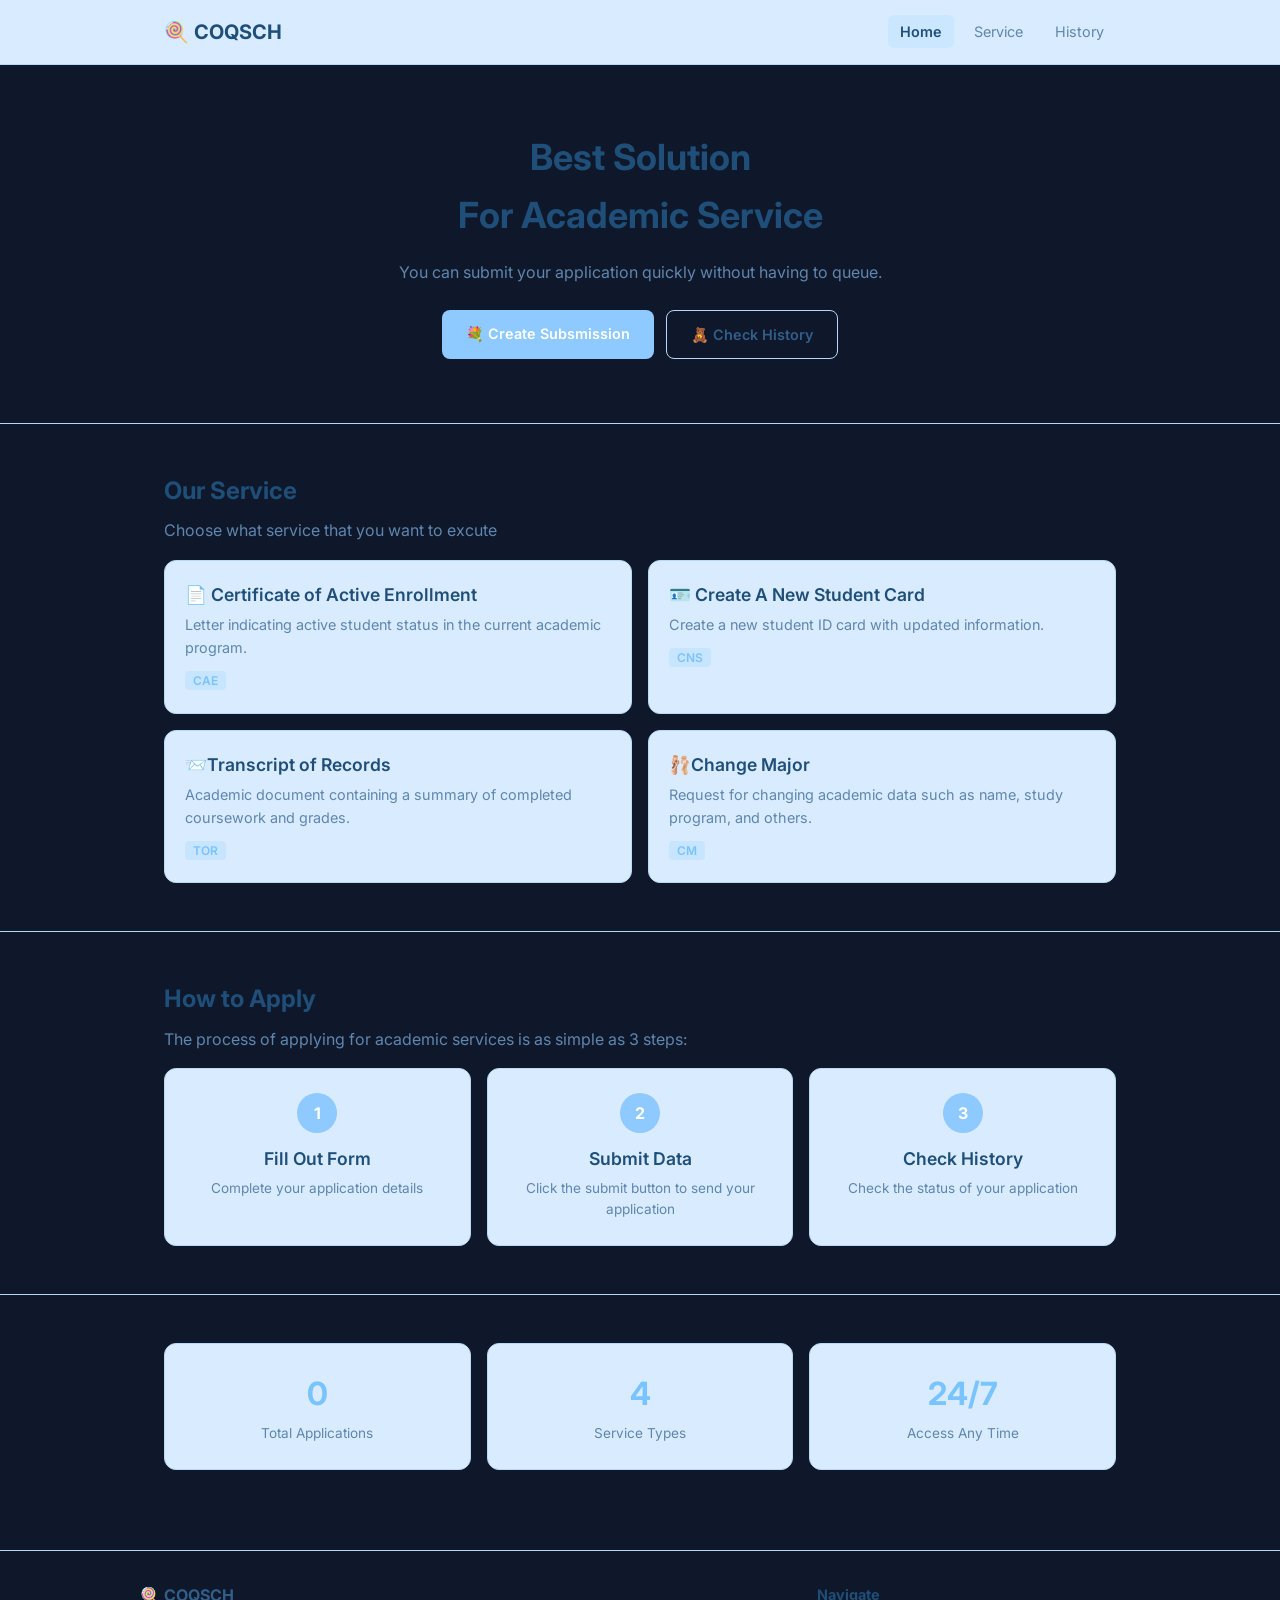
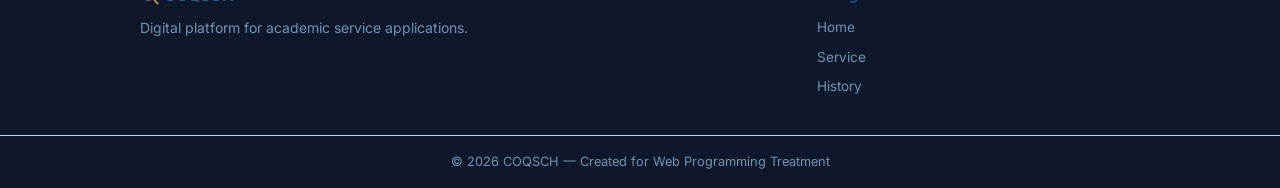
<file: index.html>
<!DOCTYPE html>
<html lang="id">

<head>
    <meta charset="UTF-8">
    <meta name="viewport" content="width=device-width, initial-scale=1.0">
    <title>COQSCH-Cambridge Based Curriculum University</title>
    <link rel="preconnect" href="https://fonts.googleapis.com">
    <link rel="preconnect" href="https://fonts.gstatic.com" crossorigin>
    <link href="https://fonts.googleapis.com/css2?family=Inter:wght@400;600;700&display=swap" rel="stylesheet">
    <link rel="stylesheet" href="css/style.css">
</head>

<body>

    <!-- HEADER & NAVIGASI -->
    <header class="navbar">
        <div class="container navbar-inner">
            <a href="index.html" class="logo">🍭 COQSCH</a>
            <input type="checkbox" id="navToggle" class="nav-toggle">
            <label for="navToggle" class="hamburger">
                <span></span>
                <span></span>
                <span></span>
            </label>
            <nav>
                <ul class="nav-menu">
                    <li><a href="index.html" class="active">Home</a></li>
                    <li><a href="layanan.html">Service</a></li>
                    <li><a href="riwayat.html">History</a></li>
                </ul>
            </nav>
        </div>
    </header>

    <main>

        <!-- Hero -->
        <section class="hero">
            <div class="container">
                <h1>Best Solution<br>For Academic Service</h1>
                <p>You can submit your application quickly without having to queue.</p>
                <div class="hero-buttons">
                    <a href="layanan.html" class="btn btn-primary">💐 Create Subsmission</a>
                    <a href="riwayat.html" class="btn btn-outline">🧸 Check History</a>
                </div>
            </div>
        </section>

        <!-- Service Registrasion -->
        <section class="section">
            <div class="container">
                <h2>Our Service</h2>
                <p class="section-desc">Choose what service that you want to excute</p>
                <div class="cards-grid">
                    <article class="card">
                        <h3>📄 Certificate of Active Enrollment</h3>
                        <p>Letter indicating active student status in the current academic program.</p>
                        <span class="card-code">CAE</span>
                    </article>
                    <article class="card">
                        <h3>🪪 Create A New Student Card</h3>
                        <p>Create a new student ID card with updated information.</p>
                        <span class="card-code">CNS</span>
                    </article>
                    <article class="card">
                        <h3>📨Transcript of Records</h3>
                        <p>Academic document containing a summary of completed coursework and grades.</p>
                        <span class="card-code">TOR</span>
                    </article>
                    <article class="card">
                        <h3>🩰Change Major</h3>
                        <p>Request for changing academic data such as name, study program, and others.</p>
                        <span class="card-code">CM</span>
                    </article>
                </div>
            </div>
        </section>

        <!-- How to Apply -->
        <section class="section">
            <div class="container">
                <h2>How to Apply</h2>
                <p class="section-desc">The process of applying for academic services is as simple as 3 steps:</p>
                <div class="steps-grid">
                    <div class="step">
                        <div class="step-number">1</div>
                        <h3>Fill Out Form</h3>
                        <p>Complete your application details</p>
                    </div>
                    <div class="step">
                        <div class="step-number">2</div>
                        <h3>Submit Data</h3>
                        <p>Click the submit button to send your application</p>
                    </div>
                    <div class="step">
                        <div class="step-number">3</div>
                        <h3>Check History</h3>
                        <p>Check the status of your application</p>
                    </div>
                </div>
            </div>
        </section>

        <!-- Statistics -->
        <section class="section">
            <div class="container">
                <div class="stats-grid">
                    <div class="stat">
                        <div class="stat-number">0</div>
                        <div class="stat-label">Total Applications</div>
                    </div>
                    <div class="stat">
                        <div class="stat-number">4</div>
                        <div class="stat-label">Service Types</div>
                    </div>
                    <div class="stat">
                        <div class="stat-number">24/7</div>
                        <div class="stat-label">Access Any Time</div>
                    </div>
                </div>
            </div>
        </section>

    </main>

    <!-- FOOTER -->
    <footer class="footer">
        <div class="container footer-inner">
            <div>
                <strong>🍭 COQSCH</strong>
                <p>Digital platform for academic service applications.</p>
            </div>
            <div class="footer-nav">
                <h4>Navigate</h4>
                <ul>
                    <li><a href="index.html">Home</a></li>
                    <li><a href="layanan.html">Service</a></li>
                    <li><a href="riwayat.html">History</a></li>
                </ul>
            </div>
        </div>
        <div class="footer-bottom">
            <div class="container">
                <p>&copy; 2026 COQSCH — Created for Web Programming Treatment</p>
            </div>
        </div>
    </footer>

</body>

</html>
</file>
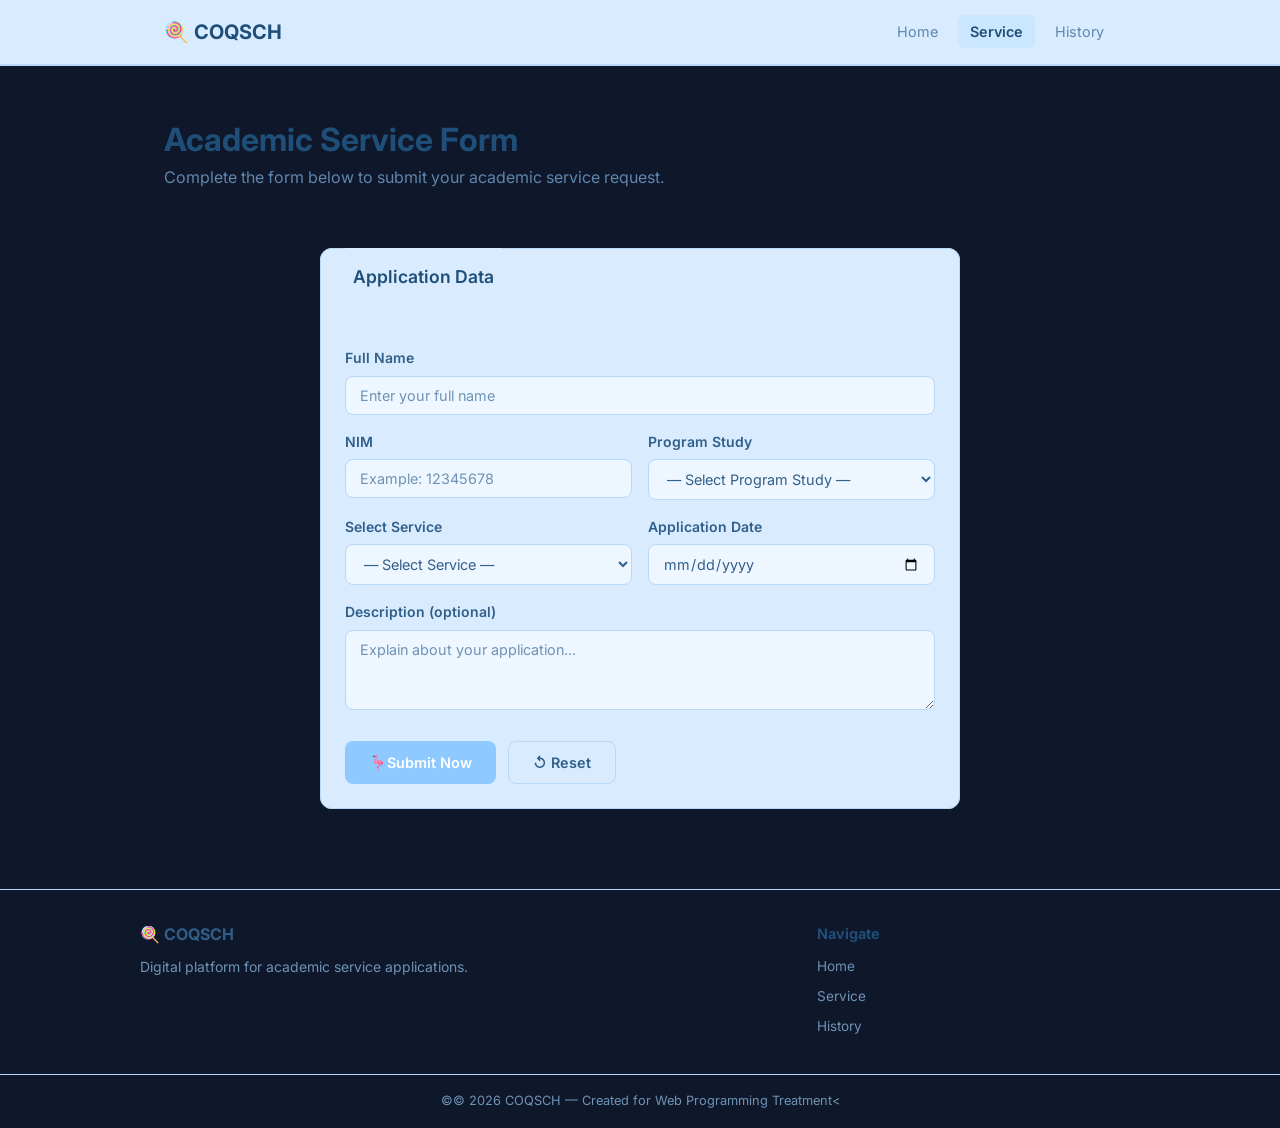
<file: layanan.html>
<!DOCTYPE html>
<html lang="id">

<head>
    <meta charset="UTF-8">
    <meta name="viewport" content="width=device-width, initial-scale=1.0">
    <title>Ajukan Layanan — SILA</title>
    <link rel="preconnect" href="https://fonts.googleapis.com">
    <link rel="preconnect" href="https://fonts.gstatic.com" crossorigin>
    <link href="https://fonts.googleapis.com/css2?family=Inter:wght@400;600;700&display=swap" rel="stylesheet">
    <link rel="stylesheet" href="css/style.css">
</head>

<body>

    <header class="navbar">
        <div class="container navbar-inner">
            <a href="index.html" class="logo">🍭 COQSCH</a>
            <input type="checkbox" id="navToggle" class="nav-toggle">
            <label for="navToggle" class="hamburger">
                <span></span>
                <span></span>
                <span></span>
            </label>
            <nav>
                <ul class="nav-menu">
                    <li><a href="index.html">Home</a></li>
                    <li><a href="layanan.html" class="active">Service</a></li>
                    <li><a href="riwayat.html">History</a></li>
                </ul>
            </nav>
        </div>
    </header>

    <main>
        <section class="section">
            <div class="container">
                <h1>Academic Service Form</h1>
                <p class="section-desc">Complete the form below to submit your academic service request.</p>

                <form id="formPengajuan" class="form-card">
                    <fieldset>
                        <legend><br><br>Application Data</legend>
                        <p id="formError" class="form-error"></p>

                        <div class="form-group">
                            <label for="nama">Full Name</label>
                            <input type="text" id="nama" name="nama" placeholder="Enter your full name">
                        </div>

                        <div class="form-row">
                            <div class="form-group">
                                <label for="nim">NIM</label>
                                <input type="text" id="nim" name="nim" placeholder="Example: 12345678" maxlength="8">
                            </div>
                            <div class="form-group">
                                <label for="prodi">Program Study</label>
                                <select id="prodi" name="prodi">
                                    <option value="">— Select Program Study —</option>
                                    <option value="Psychology">Psychology</option>
                                    <option value="Pharmacy">Pharmacy</option>
                                    <option value="Law">Law</option>
                                    <option value="Film">Film</option>
                                </select>
                            </div>
                        </div>

                        <div class="form-row">
                            <div class="form-group">
                                <label for="layanan">Select Service</label>
                                <select id="layanan" name="layanan">
                                    <option value="">— Select Service —</option>
                                    <option value="CAE">CAE — Certificate of Active Enrollment</option>
                                    <option value="CNS">CNS — Create A New Student Card </option>
                                    <option value="TNM">TOR — Transcript of Records</option>
                                    <option value="PDA">CM — Change Major</option>
                                </select>
                            </div>
                            <div class="form-group">
                                <label for="tanggal">Application Date</label>
                                <input type="date" id="tanggal" name="tanggal">
                            </div>
                        </div>

                        <div class="form-group">
                            <label for="keterangan">Description (optional)</label>
                            <textarea id="keterangan" name="keterangan" rows="3"
                                placeholder="Explain about your application..."></textarea>
                        </div>

                        <div class="form-actions">
                            <button type="submit" class="btn btn-primary">🦩Submit Now</button>
                            <button type="reset" class="btn btn-outline">↺ Reset</button>
                        </div>
                    </fieldset>
                </form>
            </div>
        </section>
    </main>

    <footer class="footer">
        <div class="container footer-inner">
            <div>
                <strong>🍭 COQSCH</strong>
                <p>Digital platform for academic service applications.</p>
            </div>
            <div class="footer-nav">
                <h4>Navigate</h4>
                <ul>
                    <li><a href="index.html">Home</a></li>
                    <li><a href="layanan.html">Service</a></li>
                    <li><a href="riwayat.html">History</a></li>
                </ul>
            </div>
        </div>
        <div class="footer-bottom">
            <div class="container">
                <p>&copy;&copy; 2026 COQSCH — Created for Web Programming Treatment<</p>
            </div>
        </div>
    </footer>

    <script src="js/script.js"></script>

</body>

</html>
</file>
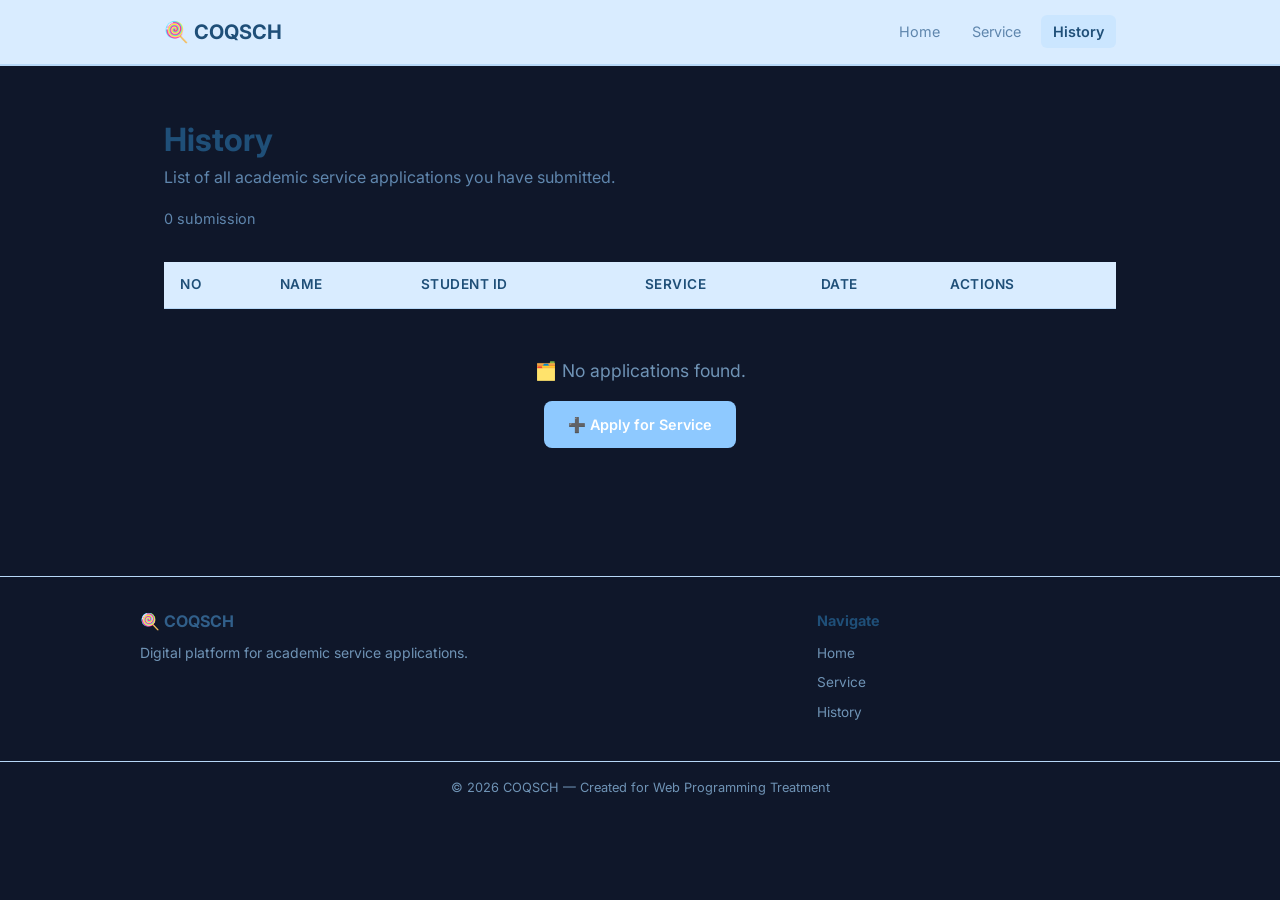
<file: riwayat.html>
<!DOCTYPE html>
<html lang="id">

<head>
    <meta charset="UTF-8">
    <meta name="viewport" content="width=device-width, initial-scale=1.0">
    <title>🍭 COQSCH History</title>
    <link rel="preconnect" href="https://fonts.googleapis.com">
    <link rel="preconnect" href="https://fonts.gstatic.com" crossorigin>
    <link href="https://fonts.googleapis.com/css2?family=Inter:wght@400;600;700&display=swap" rel="stylesheet">
    <link rel="stylesheet" href="css/style.css">
</head>

<body>

    <header class="navbar">
        <div class="container navbar-inner">
            <a href="index.html" class="logo">🍭 COQSCH</a>
            <input type="checkbox" id="navToggle" class="nav-toggle">
            <label for="navToggle" class="hamburger">
                <span></span>
                <span></span>
                <span></span>
            </label>
            <nav>
                <ul class="nav-menu">
                    <li><a href="index.html">Home</a></li>
                    <li><a href="layanan.html">Service</a></li>
                    <li><a href="riwayat.html" class="active">History</a></li>
                </ul>
            </nav>
        </div>
    </header>

    <main>
        <section class="section">
            <div class="container">
                <h1>History</h1>
                <p class="section-desc">List of all academic service applications you have submitted.</p>

                <div class="toolbar">
                    <span id="dataCount">0 applications</span>
                    <button id="btnHapusSemua" class="btn btn-outline" style="display: none;">🗑 Delete All</button>
                </div>

                <div class="table-responsive">
                    <table class="data-table">
                        <thead>
                            <tr>
                                <th>No</th>
                                <th>Name</th>
                                <th>Student ID</th>
                                <th>Service</th>
                                <th>Date</th>
                                <th>Actions</th>
                            </tr>
                        </thead>
                        <tbody id="tableBody">
                            <!-- Data diisi oleh JavaScript -->
                        </tbody>
                    </table>
                </div>

                <div id="emptyState" class="empty-state" style="display: none;">
                    <p>🗂️ No applications found.</p>
                    <a href="layanan.html" class="btn btn-primary">➕ Apply for Service</a>
                </div>
            </div>
        </section>
    </main>

    <footer class="footer">
        <div class="container footer-inner">
            <div>
                <strong>🍭 COQSCH</strong>
                <p>Digital platform for academic service applications.</p>
            </div>
            <div class="footer-nav">
                <h4>Navigate</h4>
                <ul>
                    <li><a href="index.html">Home</a></li>
                    <li><a href="layanan.html">Service</a></li>
                    <li><a href="riwayat.html">History</a></li>
                </ul>
            </div>
        </div>
        <div class="footer-bottom">
            <div class="container">
                <p>&copy; 2026 COQSCH — Created for Web Programming Treatment</p>
            </div>
        </div>
    </footer>

    <script src="js/script.js"></script>

</body>

</html>
</file>
<file: css/style.css>
/* ================================
   CSS DASAR — SILA
   ================================ */

* {
    margin: 0;
    padding: 0;
    box-sizing: border-box;
}

body {
    background-color: #0f172a;
    color: #315f8a;
}

h1,
h2,
h3 {
    color: #1f4f78;
}

a {
    color: #79c3ff;
    text-decoration: none;
}

a:hover {
    color: #a8d8ff;
}

hr {
    border: none;
    border-top: 1px solid #b7d8f7;
}


/* ================================
   CSS LANJUTAN — SILA
   ================================ */

body {
    font-family: 'Inter', sans-serif;
    font-size: 16px;
    line-height: 1.6;
}

h1 {
    font-size: 2rem;
    font-weight: 700;
}

h2 {
    font-size: 1.5rem;
    font-weight: 700;
    margin-bottom: 8px;
}

h3 {
    font-size: 1.1rem;
    font-weight: 600;
    margin-bottom: 4px;
}

.section-desc {
    color: #5f86ad;
    margin-bottom: 16px;
}


/* ================================
   PAGE LAYOUT — SILA
   ================================ */

.container {
    max-width: 1000px;
    margin: 0 auto;
    padding: 0 24px;
}

.navbar {
    background-color:#d9ecff;
    border-bottom: 1px solid #b7d8f7;
    padding: 16px 0;
}

.navbar-inner {
    display: flex;
    justify-content: space-between;
    align-items: center;
}

.logo {
    font-size: 1.25rem;
    font-weight: 700;
    color: #1f4f78;
}

.hero {
    padding: 64px 0;
    text-align: center;
}

.hero h1 {
    font-size: 2.25rem;
    margin-bottom: 16px;
}

.hero p {
    color: #5f86ad;
    margin-bottom: 24px;
}

.hero-buttons {
    display: flex;
    justify-content: center;
    gap: 12px;
}

.btn {
    display: inline-block;
    padding: 12px 24px;
    border-radius: 8px;
    font-size: 0.9rem;
    font-weight: 600;
    transition: background-color 0.3s, color 0.3s, transform 0.2s;
}

.btn-primary {
    background-color: #8ec9ff;
    color: #fff;
}

.btn-primary:hover {
    background-color: #6fb8f5;
    color: #fff;
    transform: translateY(-2px);
}

.btn-outline {
    border: 1px solid #b7d8f7;
    color: #315f8a;
}

.btn-outline:hover {
    background-color: #d9ecff;
    color: #1f4f78;
    transform: translateY(-2px);
}

.section {
    padding: 48px 0;
    border-top: 1px solid #b7d8f7;
}

.cards-grid {
    display: grid;
    grid-template-columns: 1fr 1fr;
    gap: 16px;
    margin-top: 16px;
}

.card {
    background-color: #d9ecff;
    border: 1px solid #b7d8f7;
    border-radius: 12px;
    padding: 20px;
    transition: border-color 0.3s, transform 0.2s;
}

.card:hover {
    border-color: #8bbce8;
    transform: translateY(-2px);
}

.card p {
    color: #5f86ad;
    font-size: 0.9rem;
    margin-bottom: 8px;
}

.card-code {
    font-size: 0.75rem;
    font-weight: 600;
    color: #79c3ff;
    background-color: rgba(121,195,255,0.18);
    padding: 2px 8px;
    border-radius: 4px;
}

.steps-grid {
    display: flex;
    gap: 16px;
    margin-top: 16px;
}

.step {
    flex: 1;
    text-align: center;
    background-color: #d9ecff;
    border: 1px solid #b7d8f7;
    border-radius: 12px;
    padding: 24px 16px;
    transition: border-color 0.3s;
}

.step:hover {
    border-color: #8bbce8;
}

.step-number {
    width: 40px;
    height: 40px;
    background-color: #8ec9ff;
    color: #fff;
    border-radius: 50%;
    display: flex;
    align-items: center;
    justify-content: center;
    font-weight: 700;
    margin: 0 auto 12px;
}

.step p {
    color: #5f86ad;
    font-size: 0.85rem;
}

.stats-grid {
    display: flex;
    gap: 16px;
}

.stat {
    flex: 1;
    text-align: center;
    background-color:#d9ecff;
    border: 1px solid #b7d8f7;
    border-radius: 12px;
    padding: 24px;
}

.stat-number {
    font-size: 2rem;
    font-weight: 700;
    color: #79c3ff;
}

.stat-label {
    color: #5f86ad;
    font-size: 0.85rem;
    margin-top: 4px;
}

.footer {
    border-top: 1px solid #b7d8f7;
    margin-top: 32px;
}

.footer-inner {
    display: grid;
    grid-template-columns: 2fr 1fr;
    gap: 32px;
    padding: 32px 0;
}

.footer-inner p {
    color: #6f93b5;
    font-size: 0.875rem;
    margin-top: 8px;
}

.footer-inner h4 {
    color: #1f4f78;
    margin-bottom: 8px;
    font-size: 0.9rem;
}

.footer-bottom {
    border-top: 1px solid #b7d8f7;
    padding: 16px 0;
    text-align: center;
}

.footer-bottom p {
    font-size: 0.8rem;
    color: #6f93b5;
}


/* ================================
   STRUKTUR NAVIGASI & MENU — SILA
   ================================ */

.nav-menu {
    list-style: none;
    display: flex;
    gap: 8px;
}

.nav-menu li a {
    color: #5f86ad;
    font-size: 0.9rem;
    padding: 8px 12px;
    border-radius: 6px;
    transition: color 0.3s, background-color 0.3s;
}

.nav-menu li a:hover {
    color: #1f4f78;
    background-color: rgba(255, 255, 255, 0.05);
}

.nav-menu li a.active {
    color: #1f4f78;
    font-weight: 600;
    background-color: rgba(121,195,255,0.15);
}

.footer-nav ul {
    list-style: none;
}

.footer-nav ul li {
    margin-bottom: 4px;
}

.footer-nav ul li a {
    color: #6f93b5;
    font-size: 0.85rem;
    transition: color 0.3s;
}

.footer-nav ul li a:hover {
    color: #a8d8ff;
}


/* ================================
   MEDIA QUERY & RESPONSIF — SILA
   ================================ */

/* Animasi */
@keyframes fadeIn {
    from {
        opacity: 0;
        transform: translateY(20px);
    }

    to {
        opacity: 1;
        transform: translateY(0);
    }
}

.hero {
    animation: fadeIn 0.6s ease;
}



/* Hamburger */
.nav-toggle {
    display: none;
}

.hamburger {
    display: none;
    flex-direction: column;
    gap: 5px;
    cursor: pointer;
    padding: 4px;
}

.hamburger span {
    display: block;
    width: 24px;
    height: 3px;
    background-color: #1f4f78;
    border-radius: 2px;
    transition: transform 0.3s, opacity 0.3s;
}

.nav-toggle:checked~label .hamburger span:nth-child(1) {
    transform: translateY(8px) rotate(45deg);
}

.nav-toggle:checked~label .hamburger span:nth-child(2) {
    opacity: 0;
}

.nav-toggle:checked~label .hamburger span:nth-child(3) {
    transform: translateY(-8px) rotate(-45deg);
}

/* Tablet & Mobile */
@media (max-width: 768px) {
    .navbar-inner {
        flex-wrap: wrap;
    }

    .hamburger {
        display: flex;
    }

    nav {
        width: 100%;
        order: 3;
    }

    .nav-menu {
        display: none;
        flex-direction: column;
        gap: 0;
        width: 100%;
        padding: 8px 0;
        border-top: 1px solid #b7d8f7;
        margin-top: 12px;
    }

    .nav-menu li a {
        display: block;
        padding: 10px 0;
        border-radius: 0;
    }

    .nav-toggle:checked~nav .nav-menu {
        display: flex;
    }

    .nav-menu {
        gap: 4px;
    }

    .hero h1 {
        font-size: 1.5rem;
    }

    .hero-buttons {
        flex-direction: column;
        align-items: center;
    }

    .cards-grid {
        grid-template-columns: 1fr;
    }

    .steps-grid {
        flex-direction: column;
    }

    .stats-grid {
        flex-direction: column;
    }

    .footer-inner {
        grid-template-columns: 1fr;
        gap: 24px;
    }
}

/* Small Mobile */
@media (max-width: 480px) {
    .hero h1 {
        font-size: 1.25rem;
    }

    .btn {
        width: 100%;
        text-align: center;
    }

    .form-row {
        grid-template-columns: 1fr;
    }
}


/* ================================
   FORMS — SILA
   ================================ */

.form-card {
    max-width: 640px;
    margin: 0 auto;
}

fieldset {
    border: 1px solid #b7d8f7;
    border-radius: 12px;
    padding: 24px;
    background-color: #d9ecff;
}

legend {
    font-size: 1.1rem;
    font-weight: 600;
    color: #1f4f78;
    padding: 0 8px;
}

.form-group {
    margin-bottom: 16px;
}

.form-group label {
    display: block;
    font-size: 0.875rem;
    font-weight: 600;
    color: #315f8a;
    margin-bottom: 6px;
}

.form-group input,
.form-group select,
.form-group textarea {
    width: 100%;
    padding: 10px 14px;
    background-color:#eef7ff;
    border: 1px solid #b7d8f7;
    border-radius: 8px;
    color: #315f8a;
    font-family: inherit;
    font-size: 0.9rem;
    outline: none;
    transition: border-color 0.3s;
}

.form-group input:focus,
.form-group select:focus,
.form-group textarea:focus {
    border-color: #8ec9ff;
}

.form-group input::placeholder,
.form-group textarea::placeholder {
    color: #6f93b5;
}

.form-group select {
    cursor: pointer;
}

.form-group textarea {
    resize: vertical;
    min-height: 80px;
}

.form-row {
    display: grid;
    grid-template-columns: 1fr 1fr;
    gap: 16px;
}

.form-actions {
    display: flex;
    gap: 12px;
    margin-top: 24px;
}

.form-actions .btn {
    cursor: pointer;
    border: none;
    font-family: inherit;
}

.form-actions .btn-outline {
    border: 1px solid #b7d8f7;
    background: none;
}


/* ================================
   TABLES — SILA
   ================================ */

.table-responsive {
    width: 100%;
    overflow-x: auto;
    -webkit-overflow-scrolling: touch;
}

.data-table {
    width: 100%;
    border-collapse: collapse;
    margin-top: 16px;
    min-width: 600px;
}

.data-table caption {
    text-align: left;
    font-size: 0.85rem;
    color: #6f93b5;
    margin-bottom: 12px;
}

.data-table th,
.data-table td {
    padding: 12px 16px;
    text-align: left;
    border-bottom: 1px solid #b7d8f7;
}

.data-table th {
    background-color: #d9ecff;
    color: #1f4f78;
    font-size: 0.85rem;
    font-weight: 600;
    text-transform: uppercase;
    letter-spacing: 0.5px;
}

.data-table td {
    color: #5f86ad;
    font-size: 0.9rem;
}

/* Zebra Stripes */
.data-table tbody tr:nth-child(even) {
    background-color: rgba(30, 41, 59, 0.5);
}

/* Hover */
.data-table tbody tr:hover {
    background-color: #1e293b;
}

@media (max-width: 768px) {
    .data-table {
        font-size: 0.8rem;
    }

    .data-table th,
    .data-table td {
        padding: 8px 10px;
    }
}


/* ================================
   JAVASCRIPT LANJUTAN — SILA
   CSS untuk elemen dinamis yang dihasilkan
   atau dikendalikan oleh JavaScript.
   ================================ */

/* --------------------------------
   Form Error
   Elemen untuk menampilkan pesan error
   validasi form secara real-time (tanpa alert).
   min-height: menjaga layout tidak melompat
   saat pesan error muncul/hilang.
   -------------------------------- */
.form-error {
    color: #79c3ff;
    /* warna merah terang */
    font-size: 0.875rem;
    margin-bottom: 12px;
    min-height: 20px;
    /* tinggi minimum agar layout stabil */
}

/* --------------------------------
   Toolbar
   Baris atas tabel yang berisi teks info
   (jumlah data) dan tombol aksi (hapus semua).
   Menggunakan Flexbox dengan elemen berjauhan.
   -------------------------------- */
.toolbar {
    display: flex;
    justify-content: space-between;
    /* kiri: info, kanan: tombol */
    align-items: center;
    margin-bottom: 16px;
    color: #5f86ad;
    font-size: 0.9rem;
}

/* --------------------------------
   Empty State
   Tampilan yang muncul saat tabel kosong
   (belum ada data yang diinput).
   -------------------------------- */
.empty-state {
    text-align: center;
    padding: 48px 0;
    color: #6f93b5;
}

.empty-state p {
    font-size: 1.1rem;
    margin-bottom: 16px;
}

/* --------------------------------
   Tombol Edit & Hapus (Per Baris)
   Tombol kecil yang muncul di setiap baris tabel,
   dibuat oleh JavaScript secara dinamis.
   .btn-edit  → border biru, teks biru
   .btn-hapus → border merah, teks merah
   Saat hover: background terisi warna penuh.
   -------------------------------- */

/* Tombol Edit: outline biru */
.btn-edit {
    background: none;
    border: 1px solid #79c3ff;
    /* biru muda */
    color: #79c3ff;
    padding: 4px 12px;
    border-radius: 6px;
    font-size: 0.8rem;
    cursor: pointer;
    transition: background-color 0.3s, color 0.3s;
    margin-right: 4px;
}

/* Saat hover: background penuh biru, teks gelap */
.btn-edit:hover {
    background-color: #79c3ff;
    color:#eef7ff;
    /* kontras teks di background biru */
}

/* Tombol Hapus: outline merah */
.btn-hapus {
    background: none;
    border: 1px solid #79c3ff;
    /* merah muda */
    color: #79c3ff;
    padding: 4px 12px;
    border-radius: 6px;
    font-size: 0.8rem;
    cursor: pointer;
    transition: background-color 0.3s, color 0.3s;
}

/* Saat hover: background penuh merah, teks gelap */
.btn-hapus:hover {
    background-color: #79c3ff;
    color: #eef7ff;
}
</file>
